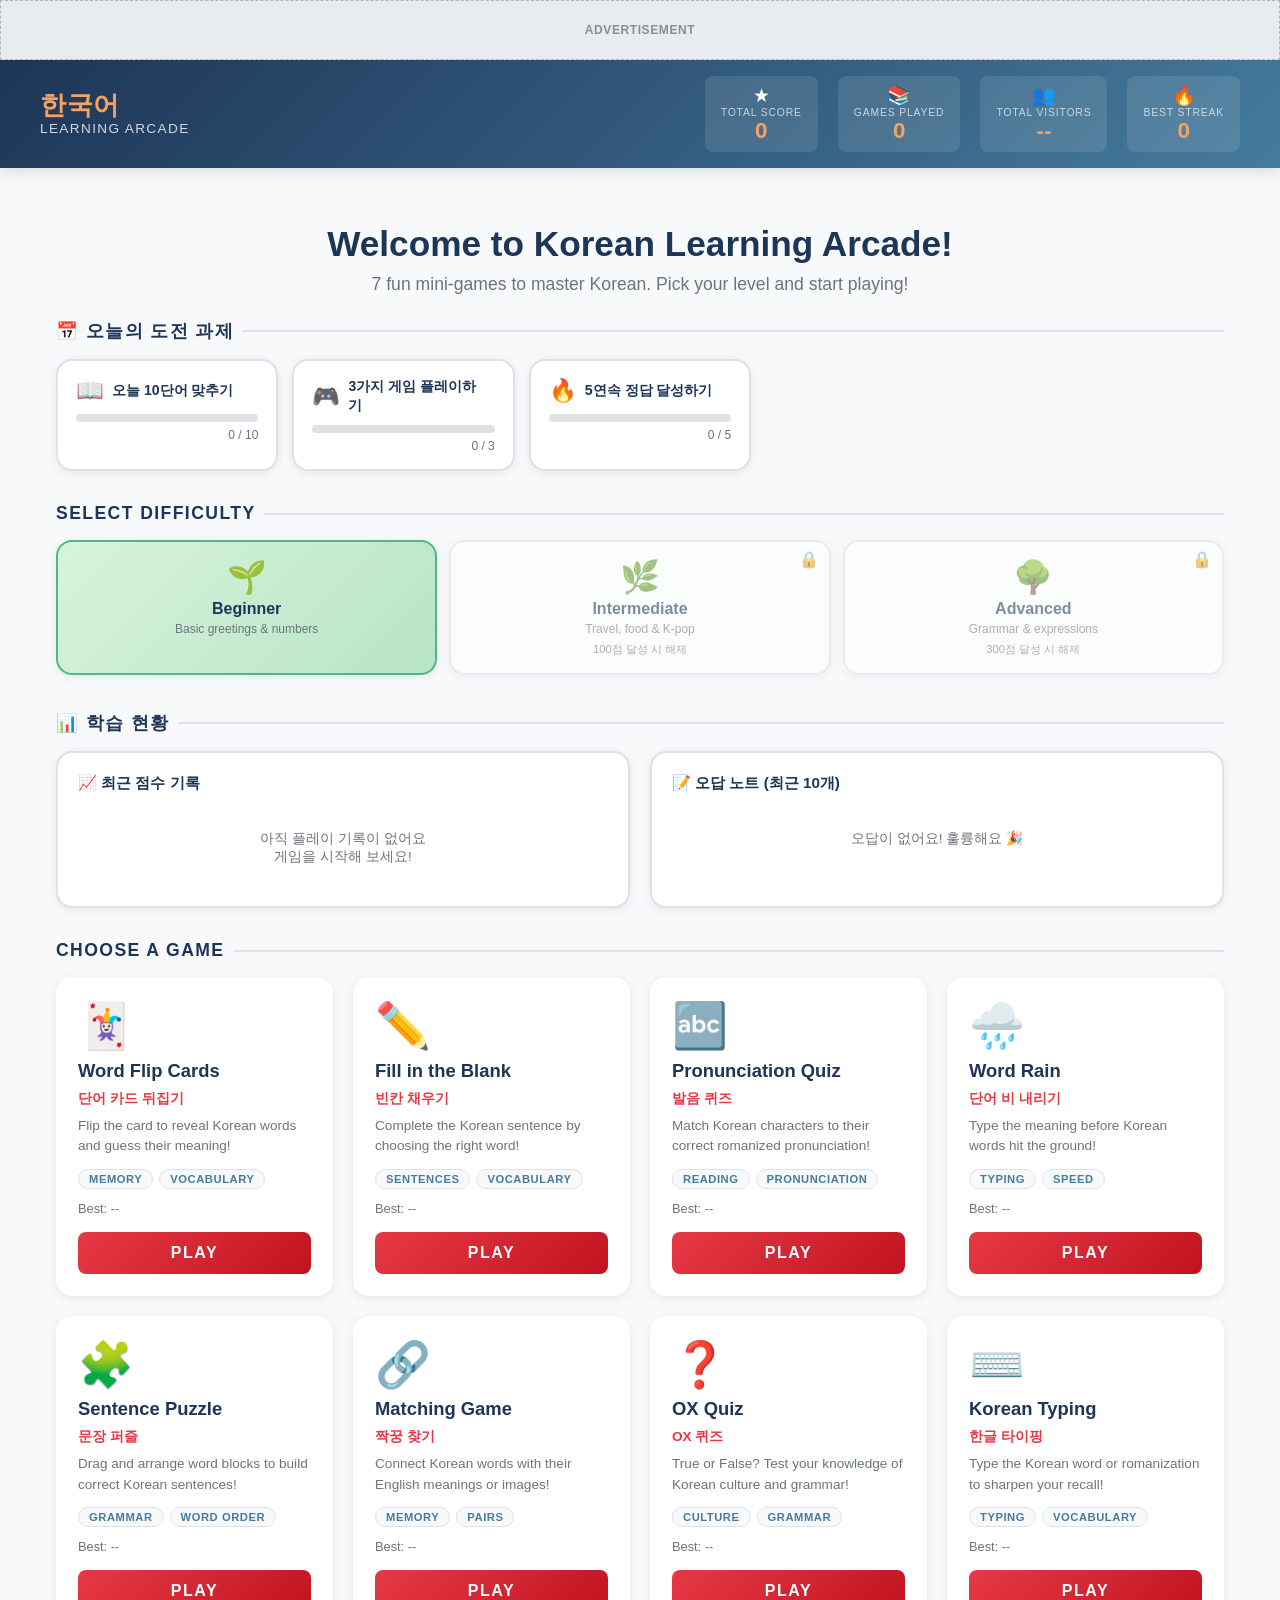
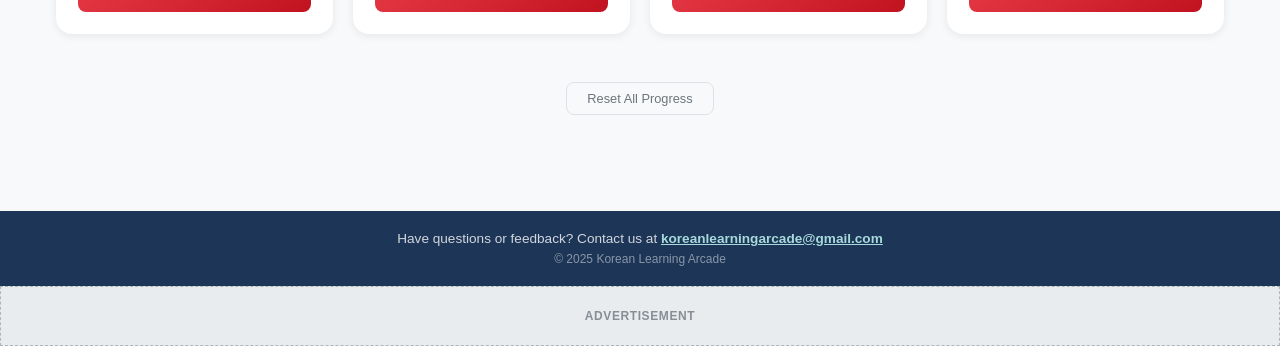
<file: index.html>
<!DOCTYPE html>
<html lang="en">
<head>
  <meta charset="UTF-8" />
  <meta name="viewport" content="width=device-width, initial-scale=1.0" />
  <title>Korean Learning Arcade | 한국어 오락실</title>
  <!-- Google Analytics -->
  <script async src="https://www.googletagmanager.com/gtag/js?id=G-NGWW5GGHL0"></script>
  <script>
    window.dataLayer = window.dataLayer || [];
    function gtag(){dataLayer.push(arguments);}
    gtag('js', new Date());
    gtag('config', 'G-NGWW5GGHL0');
  </script>
  <link rel="stylesheet" href="style.css" />
  <link rel="manifest" href="manifest.json" />
  <meta name="theme-color" content="#1d3557" />
  <meta name="apple-mobile-web-app-capable" content="yes" />
  <meta name="apple-mobile-web-app-status-bar-style" content="black-translucent" />
  <meta name="apple-mobile-web-app-title" content="한국어 게임" />
</head>
<body>

  <!-- ===== 앱 설치 배너 (스마트폰에서만 표시) ===== -->
  <div id="install-banner" style="display:none;background:linear-gradient(135deg,#1d3557,#457b9d);color:white;padding:12px 16px;text-align:center;font-size:0.9rem;gap:10px;align-items:center;justify-content:center;flex-wrap:wrap;">
    <span>📱 홈 화면에 추가해서 앱처럼 사용하세요!</span>
    <button id="install-btn" style="background:white;color:#1d3557;border:none;border-radius:20px;padding:6px 16px;font-weight:700;cursor:pointer;font-size:0.85rem;">설치하기</button>
    <button id="install-close" style="background:transparent;color:rgba(255,255,255,0.7);border:none;cursor:pointer;font-size:1.1rem;padding:0 4px;">✕</button>
  </div>

  <!-- ===== 광고 공간: 상단 배너 ===== -->
  <div class="ad-banner ad-top">
    <span class="ad-label">Advertisement</span>
    <!-- 나중에 여기에 Google AdSense 코드를 붙여넣으세요 -->
  </div>

  <!-- ===== 헤더 ===== -->
  <header class="site-header">
    <div class="header-inner">
      <div class="logo">
        <span class="logo-kr">한국어</span>
        <span class="logo-en">Learning Arcade</span>
      </div>
      <div class="score-board">
        <div class="score-item">
          <span class="score-icon">★</span>
          <span class="score-label">Total Score</span>
          <span class="score-value" id="total-score">0</span>
        </div>
        <div class="score-item">
          <span class="score-icon">📚</span>
          <span class="score-label">Games Played</span>
          <span class="score-value" id="games-played">0</span>
        </div>
        <div class="score-item">
          <span class="score-icon">👥</span>
          <span class="score-label">Total Visitors</span>
          <span class="score-value" id="visitor-count">...</span>
        </div>
        <div class="score-item streak-item">
          <span class="score-icon">🔥</span>
          <span class="score-label">Best Streak</span>
          <span class="score-value" id="best-streak">0</span>
        </div>
      </div>
    </div>
  </header>

  <!-- ===== 메인 콘텐츠 ===== -->
  <main class="main-content">

    <!-- 환영 메시지 -->
    <section class="welcome-section">
      <h1 class="welcome-title">Welcome to Korean Learning Arcade!</h1>
      <p class="welcome-sub">7 fun mini-games to master Korean. Pick your level and start playing!</p>
    </section>

    <!-- 일일 도전 과제 -->
    <section class="daily-section">
      <h2 class="section-title">📅 오늘의 도전 과제</h2>
      <div class="daily-challenges" id="daily-challenges">
        <!-- JS에서 렌더링 -->
      </div>
    </section>

    <!-- 난이도 선택 -->
    <section class="difficulty-section">
      <h2 class="section-title">Select Difficulty</h2>
      <div class="difficulty-buttons">
        <button class="diff-btn active" data-level="beginner">
          <span class="diff-icon">🌱</span>
          <span class="diff-name">Beginner</span>
          <span class="diff-desc">Basic greetings & numbers</span>
        </button>
        <button class="diff-btn" data-level="intermediate">
          <span class="diff-icon">🌿</span>
          <span class="diff-name">Intermediate</span>
          <span class="diff-desc">Travel, food & K-pop</span>
        </button>
        <button class="diff-btn" data-level="advanced">
          <span class="diff-icon">🌳</span>
          <span class="diff-name">Advanced</span>
          <span class="diff-desc">Grammar & expressions</span>
        </button>
      </div>
    </section>

    <!-- 진행 그래프 + 오답 노트 -->
    <section class="stats-section">
      <h2 class="section-title">📊 학습 현황</h2>
      <div class="stats-grid">
        <div class="stat-panel">
          <div class="stat-panel-title">📈 최근 점수 기록</div>
          <div id="score-graph"><!-- JS에서 렌더링 --></div>
        </div>
        <div class="stat-panel">
          <div class="stat-panel-title">📝 오답 노트 (최근 10개)</div>
          <div id="wrong-answers-list"><!-- JS에서 렌더링 --></div>
        </div>
      </div>
    </section>

    <!-- 게임 선택 카드들 -->
    <section class="games-section">
      <h2 class="section-title">Choose a Game</h2>
      <div class="games-grid">

        <!-- 게임 1: 단어 카드 뒤집기 -->
        <div class="game-card" data-game="word-cards">
          <div class="game-card-inner">
            <div class="game-emoji">🃏</div>
            <h3 class="game-name">Word Flip Cards</h3>
            <p class="game-name-kr">단어 카드 뒤집기</p>
            <p class="game-desc">Flip the card to reveal Korean words and guess their meaning!</p>
            <div class="game-meta">
              <span class="game-tag">Memory</span>
              <span class="game-tag">Vocabulary</span>
            </div>
            <div class="game-best">Best: <span class="best-score" id="best-word-cards">--</span></div>
            <button class="play-btn" onclick="startGame('word-cards')">PLAY</button>
          </div>
        </div>

        <!-- 게임 2: 빈칸 채우기 -->
        <div class="game-card" data-game="fill-blank">
          <div class="game-card-inner">
            <div class="game-emoji">✏️</div>
            <h3 class="game-name">Fill in the Blank</h3>
            <p class="game-name-kr">빈칸 채우기</p>
            <p class="game-desc">Complete the Korean sentence by choosing the right word!</p>
            <div class="game-meta">
              <span class="game-tag">Sentences</span>
              <span class="game-tag">Vocabulary</span>
            </div>
            <div class="game-best">Best: <span class="best-score" id="best-fill-blank">--</span></div>
            <button class="play-btn" onclick="startGame('fill-blank')">PLAY</button>
          </div>
        </div>

        <!-- 게임 3: 발음 퀴즈 -->
        <div class="game-card" data-game="pronunciation">
          <div class="game-card-inner">
            <div class="game-emoji">🔤</div>
            <h3 class="game-name">Pronunciation Quiz</h3>
            <p class="game-name-kr">발음 퀴즈</p>
            <p class="game-desc">Match Korean characters to their correct romanized pronunciation!</p>
            <div class="game-meta">
              <span class="game-tag">Reading</span>
              <span class="game-tag">Pronunciation</span>
            </div>
            <div class="game-best">Best: <span class="best-score" id="best-pronunciation">--</span></div>
            <button class="play-btn" onclick="startGame('pronunciation')">PLAY</button>
          </div>
        </div>

        <!-- 게임 4: 단어 비 내리기 -->
        <div class="game-card" data-game="word-rain">
          <div class="game-card-inner">
            <div class="game-emoji">🌧️</div>
            <h3 class="game-name">Word Rain</h3>
            <p class="game-name-kr">단어 비 내리기</p>
            <p class="game-desc">Type the meaning before Korean words hit the ground!</p>
            <div class="game-meta">
              <span class="game-tag">Typing</span>
              <span class="game-tag">Speed</span>
            </div>
            <div class="game-best">Best: <span class="best-score" id="best-word-rain">--</span></div>
            <button class="play-btn" onclick="startGame('word-rain')">PLAY</button>
          </div>
        </div>

        <!-- 게임 5: 문장 퍼즐 -->
        <div class="game-card" data-game="sentence-puzzle">
          <div class="game-card-inner">
            <div class="game-emoji">🧩</div>
            <h3 class="game-name">Sentence Puzzle</h3>
            <p class="game-name-kr">문장 퍼즐</p>
            <p class="game-desc">Drag and arrange word blocks to build correct Korean sentences!</p>
            <div class="game-meta">
              <span class="game-tag">Grammar</span>
              <span class="game-tag">Word Order</span>
            </div>
            <div class="game-best">Best: <span class="best-score" id="best-sentence-puzzle">--</span></div>
            <button class="play-btn" onclick="startGame('sentence-puzzle')">PLAY</button>
          </div>
        </div>

        <!-- 게임 6: 짝꿍 찾기 -->
        <div class="game-card" data-game="matching">
          <div class="game-card-inner">
            <div class="game-emoji">🔗</div>
            <h3 class="game-name">Matching Game</h3>
            <p class="game-name-kr">짝꿍 찾기</p>
            <p class="game-desc">Connect Korean words with their English meanings or images!</p>
            <div class="game-meta">
              <span class="game-tag">Memory</span>
              <span class="game-tag">Pairs</span>
            </div>
            <div class="game-best">Best: <span class="best-score" id="best-matching">--</span></div>
            <button class="play-btn" onclick="startGame('matching')">PLAY</button>
          </div>
        </div>

        <!-- 게임 7: OX 퀴즈 -->
        <div class="game-card" data-game="ox-quiz">
          <div class="game-card-inner">
            <div class="game-emoji">❓</div>
            <h3 class="game-name">OX Quiz</h3>
            <p class="game-name-kr">OX 퀴즈</p>
            <p class="game-desc">True or False? Test your knowledge of Korean culture and grammar!</p>
            <div class="game-meta">
              <span class="game-tag">Culture</span>
              <span class="game-tag">Grammar</span>
            </div>
            <div class="game-best">Best: <span class="best-score" id="best-ox-quiz">--</span></div>
            <button class="play-btn" onclick="startGame('ox-quiz')">PLAY</button>
          </div>
        </div>

        <!-- 게임 8: 한글 타이핑 -->
        <div class="game-card" data-game="korean-typing">
          <div class="game-card-inner">
            <div class="game-emoji">⌨️</div>
            <h3 class="game-name">Korean Typing</h3>
            <p class="game-name-kr">한글 타이핑</p>
            <p class="game-desc">Type the Korean word or romanization to sharpen your recall!</p>
            <div class="game-meta">
              <span class="game-tag">Typing</span>
              <span class="game-tag">Vocabulary</span>
            </div>
            <div class="game-best">Best: <span class="best-score" id="best-korean-typing">--</span></div>
            <button class="play-btn" onclick="startGame('korean-typing')">PLAY</button>
          </div>
        </div>

      </div>
    </section>

    <!-- 진행상황 리셋 버튼 -->
    <section class="reset-section">
      <button class="reset-btn" onclick="confirmReset()">Reset All Progress</button>
    </section>

  </main>

  <!-- ===== 푸터 ===== -->
  <footer style="background:#1d3557;color:rgba(255,255,255,0.8);text-align:center;padding:20px 16px;font-size:0.85rem;margin-top:40px;">
    <p>Have questions or feedback? Contact us at
      <a href="mailto:koreanlearningarcade@gmail.com" style="color:#a8dadc;font-weight:600;">koreanlearningarcade@gmail.com</a>
    </p>
    <p style="margin-top:6px;font-size:0.75rem;opacity:0.6;">© 2025 Korean Learning Arcade</p>
  </footer>

  <!-- ===== 게임 화면 (처음에는 숨겨져 있음) ===== -->
  <div class="game-screen" id="game-screen" style="display:none;">
    <div class="game-screen-header">
      <button class="back-btn" onclick="goHome()">← Back to Home</button>
      <div class="current-level-badge" id="current-level-badge">Beginner</div>
    </div>
    <div class="game-container" id="game-container">
      <!-- 각 게임 내용이 여기에 동적으로 들어옵니다 -->
    </div>
  </div>

  <!-- ===== 광고 공간: 하단 배너 ===== -->
  <div class="ad-banner ad-bottom">
    <span class="ad-label">Advertisement</span>
    <!-- 나중에 여기에 Google AdSense 코드를 붙여넣으세요 -->
  </div>

  <!-- ===== 스크립트 ===== -->
  <script src="utils.js"></script>
  <script src="storage.js"></script>
  <script src="data.js"></script>
  <script src="games/word-cards.js"></script>
  <script src="games/fill-blank.js"></script>
  <script src="games/pronunciation.js"></script>
  <script src="games/word-rain.js"></script>
  <script src="games/sentence-puzzle.js"></script>
  <script src="games/matching.js"></script>
  <script src="games/ox-quiz.js"></script>
  <script src="games/korean-typing.js"></script>
  <script src="main.js"></script>
  <script>
    if ('serviceWorker' in navigator) {
      navigator.serviceWorker.register('/korean-game/sw.js');
    }

    // 앱 설치 배너 처리
    let deferredPrompt;
    const banner = document.getElementById('install-banner');
    const installBtn = document.getElementById('install-btn');
    const closeBtn = document.getElementById('install-close');

    window.addEventListener('beforeinstallprompt', e => {
      e.preventDefault();
      deferredPrompt = e;
      banner.style.display = 'flex';
    });

    installBtn.addEventListener('click', async () => {
      banner.style.display = 'none';
      deferredPrompt.prompt();
      await deferredPrompt.userChoice;
      deferredPrompt = null;
    });

    closeBtn.addEventListener('click', () => {
      banner.style.display = 'none';
    });

    // 이미 설치된 경우 배너 숨기기
    window.addEventListener('appinstalled', () => {
      banner.style.display = 'none';
    });
  </script>
</body>
</html>
</file>
<file: style.css>
/* =============================================
   한국어 오락실 - 전체 스타일
   Korean Learning Arcade - Main Stylesheet
   ============================================= */

/* ----- 기본 리셋 & 전체 설정 ----- */
*, *::before, *::after {
  box-sizing: border-box;
  margin: 0;
  padding: 0;
}

:root {
  --color-primary: #e63946;      /* 한국 빨강 */
  --color-secondary: #457b9d;    /* 차분한 파랑 */
  --color-accent: #f4a261;       /* 따뜻한 주황 */
  --color-bg: #f8f9fa;           /* 밝은 회색 배경 */
  --color-card: #ffffff;         /* 카드 흰색 */
  --color-text: #1d3557;         /* 진한 네이비 */
  --color-text-light: #6c757d;   /* 옅은 텍스트 */
  --color-border: #dee2e6;       /* 테두리 색 */
  --color-beginner: #52b788;     /* 초급 초록 */
  --color-intermediate: #457b9d; /* 중급 파랑 */
  --color-advanced: #e63946;     /* 고급 빨강 */
  --shadow-sm: 0 2px 8px rgba(0,0,0,0.08);
  --shadow-md: 0 4px 16px rgba(0,0,0,0.12);
  --shadow-lg: 0 8px 32px rgba(0,0,0,0.16);
  --radius-sm: 8px;
  --radius-md: 16px;
  --radius-lg: 24px;
  --font-main: 'Segoe UI', 'Apple SD Gothic Neo', sans-serif;
}

body {
  font-family: var(--font-main);
  background-color: var(--color-bg);
  color: var(--color-text);
  min-height: 100vh;
  display: flex;
  flex-direction: column;
}

/* ----- 광고 배너 ----- */
.ad-banner {
  width: 100%;
  background: #e9ecef;
  border: 1px dashed #adb5bd;
  display: flex;
  align-items: center;
  justify-content: center;
  color: #868e96;
  font-size: 0.75rem;
  letter-spacing: 0.05em;
  position: relative;
}

.ad-top {
  min-height: 60px;
}

.ad-bottom {
  min-height: 60px;
  margin-top: auto;
}

.ad-label {
  text-transform: uppercase;
  font-weight: 600;
}

/* ----- 헤더 ----- */
.site-header {
  background: linear-gradient(135deg, #1d3557 0%, #457b9d 100%);
  color: white;
  padding: 16px 24px;
  box-shadow: var(--shadow-md);
}

.header-inner {
  max-width: 1200px;
  margin: 0 auto;
  display: flex;
  align-items: center;
  justify-content: space-between;
  flex-wrap: wrap;
  gap: 12px;
}

.logo {
  display: flex;
  flex-direction: column;
  line-height: 1.2;
}

.logo-kr {
  font-size: 1.6rem;
  font-weight: 800;
  color: #f4a261;
  letter-spacing: 0.02em;
}

.logo-en {
  font-size: 0.85rem;
  color: rgba(255,255,255,0.8);
  letter-spacing: 0.1em;
  text-transform: uppercase;
}

.score-board {
  display: flex;
  gap: 20px;
}

.score-item {
  display: flex;
  flex-direction: column;
  align-items: center;
  background: rgba(255,255,255,0.1);
  border-radius: var(--radius-sm);
  padding: 8px 16px;
  min-width: 80px;
}

.score-icon {
  font-size: 1.2rem;
}

.score-label {
  font-size: 0.65rem;
  text-transform: uppercase;
  letter-spacing: 0.08em;
  color: rgba(255,255,255,0.7);
}

.score-value {
  font-size: 1.4rem;
  font-weight: 700;
  color: #f4a261;
}

/* ----- 메인 콘텐츠 영역 ----- */
.main-content {
  max-width: 1200px;
  margin: 0 auto;
  padding: 24px 16px 40px;
  width: 100%;
}

/* ----- 환영 섹션 ----- */
.welcome-section {
  text-align: center;
  padding: 32px 16px 24px;
}

.welcome-title {
  font-size: clamp(1.4rem, 4vw, 2.2rem);
  font-weight: 800;
  color: var(--color-text);
  margin-bottom: 10px;
}

.welcome-sub {
  font-size: clamp(0.9rem, 2.5vw, 1.1rem);
  color: var(--color-text-light);
}

/* ----- 섹션 공통 제목 ----- */
.section-title {
  font-size: 1.1rem;
  font-weight: 700;
  color: var(--color-text);
  text-transform: uppercase;
  letter-spacing: 0.08em;
  margin-bottom: 16px;
  display: flex;
  align-items: center;
  gap: 8px;
}

.section-title::after {
  content: '';
  flex: 1;
  height: 2px;
  background: var(--color-border);
  border-radius: 2px;
}

/* ----- 난이도 선택 ----- */
.difficulty-section {
  margin-bottom: 36px;
}

.difficulty-buttons {
  display: flex;
  gap: 12px;
  flex-wrap: wrap;
}

.diff-btn {
  flex: 1;
  min-width: 140px;
  border: 2px solid var(--color-border);
  background: var(--color-card);
  border-radius: var(--radius-md);
  padding: 16px 12px;
  cursor: pointer;
  display: flex;
  flex-direction: column;
  align-items: center;
  gap: 4px;
  transition: all 0.2s ease;
  box-shadow: var(--shadow-sm);
}

.diff-btn:hover {
  transform: translateY(-2px);
  box-shadow: var(--shadow-md);
}

.diff-btn.active[data-level="beginner"] {
  border-color: var(--color-beginner);
  background: linear-gradient(135deg, #d8f3dc, #b7e4c7);
}

.diff-btn.active[data-level="intermediate"] {
  border-color: var(--color-intermediate);
  background: linear-gradient(135deg, #cce5f0, #a8d5e8);
}

.diff-btn.active[data-level="advanced"] {
  border-color: var(--color-advanced);
  background: linear-gradient(135deg, #ffd6d9, #ffb3ba);
}

.diff-icon {
  font-size: 2rem;
}

.diff-name {
  font-size: 1rem;
  font-weight: 700;
  color: var(--color-text);
}

.diff-desc {
  font-size: 0.75rem;
  color: var(--color-text-light);
  text-align: center;
}

/* ----- 게임 카드 그리드 ----- */
.games-section {
  margin-bottom: 32px;
}

.games-grid {
  display: grid;
  grid-template-columns: repeat(auto-fill, minmax(260px, 1fr));
  gap: 20px;
}

.game-card {
  background: var(--color-card);
  border-radius: var(--radius-md);
  box-shadow: var(--shadow-sm);
  border: 2px solid transparent;
  transition: all 0.25s ease;
  cursor: pointer;
  overflow: hidden;
}

.game-card:hover {
  transform: translateY(-4px);
  box-shadow: var(--shadow-lg);
  border-color: var(--color-primary);
}

.game-card-inner {
  padding: 24px 20px 20px;
  display: flex;
  flex-direction: column;
  gap: 8px;
  height: 100%;
}

.game-emoji {
  font-size: 2.8rem;
  line-height: 1;
}

.game-name {
  font-size: 1.15rem;
  font-weight: 700;
  color: var(--color-text);
  margin-top: 4px;
}

.game-name-kr {
  font-size: 0.85rem;
  color: var(--color-primary);
  font-weight: 600;
}

.game-desc {
  font-size: 0.85rem;
  color: var(--color-text-light);
  line-height: 1.5;
  flex: 1;
}

.game-meta {
  display: flex;
  gap: 6px;
  flex-wrap: wrap;
  margin-top: 4px;
}

.game-tag {
  background: var(--color-bg);
  color: var(--color-secondary);
  font-size: 0.7rem;
  font-weight: 600;
  padding: 3px 10px;
  border-radius: 999px;
  border: 1px solid var(--color-border);
  text-transform: uppercase;
  letter-spacing: 0.05em;
}

.game-best {
  font-size: 0.8rem;
  color: var(--color-text-light);
  margin-top: 4px;
}

.play-btn {
  width: 100%;
  padding: 12px;
  background: linear-gradient(135deg, var(--color-primary), #c1121f);
  color: white;
  border: none;
  border-radius: var(--radius-sm);
  font-size: 1rem;
  font-weight: 700;
  cursor: pointer;
  letter-spacing: 0.1em;
  margin-top: 8px;
  transition: all 0.2s ease;
}

.play-btn:hover {
  background: linear-gradient(135deg, #c1121f, #a4000e);
  transform: scale(1.02);
}

.play-btn:active {
  transform: scale(0.98);
}

/* ----- 리셋 버튼 ----- */
.reset-section {
  text-align: center;
  padding: 16px 0;
}

.reset-btn {
  background: none;
  border: 1px solid var(--color-border);
  color: var(--color-text-light);
  padding: 8px 20px;
  border-radius: var(--radius-sm);
  font-size: 0.8rem;
  cursor: pointer;
  transition: all 0.2s ease;
}

.reset-btn:hover {
  border-color: var(--color-primary);
  color: var(--color-primary);
}

/* ----- 게임 화면 (게임 플레이 중) ----- */
.game-screen {
  position: fixed;
  top: 0;
  left: 0;
  width: 100%;
  height: 100%;
  background: var(--color-bg);
  z-index: 100;
  overflow-y: auto;
  display: flex;
  flex-direction: column;
}

.game-screen-header {
  background: white;
  padding: 12px 20px;
  display: flex;
  align-items: center;
  justify-content: space-between;
  box-shadow: var(--shadow-sm);
  position: sticky;
  top: 0;
  z-index: 101;
}

.back-btn {
  background: none;
  border: 1px solid var(--color-border);
  padding: 8px 16px;
  border-radius: var(--radius-sm);
  font-size: 0.9rem;
  cursor: pointer;
  color: var(--color-text);
  transition: all 0.2s ease;
  font-weight: 600;
}

.back-btn:hover {
  background: var(--color-bg);
  border-color: var(--color-primary);
  color: var(--color-primary);
}

.current-level-badge {
  padding: 6px 16px;
  border-radius: 999px;
  font-size: 0.8rem;
  font-weight: 700;
  text-transform: uppercase;
  letter-spacing: 0.08em;
  background: var(--color-beginner);
  color: white;
}

.current-level-badge.intermediate {
  background: var(--color-intermediate);
}

.current-level-badge.advanced {
  background: var(--color-advanced);
}

.game-container {
  flex: 1;
  max-width: 900px;
  margin: 0 auto;
  width: 100%;
  padding: 24px 16px;
}

/* ----- 공통 게임 UI 요소 ----- */
.game-title {
  text-align: center;
  font-size: 1.6rem;
  font-weight: 800;
  color: var(--color-text);
  margin-bottom: 6px;
}

.game-score-bar {
  display: flex;
  justify-content: space-around;
  background: white;
  border-radius: var(--radius-md);
  padding: 12px 20px;
  margin-bottom: 24px;
  box-shadow: var(--shadow-sm);
  flex-wrap: wrap;
  gap: 12px;
}

.game-score-bar .stat {
  display: flex;
  flex-direction: column;
  align-items: center;
  gap: 2px;
}

.game-score-bar .stat-label {
  font-size: 0.7rem;
  text-transform: uppercase;
  letter-spacing: 0.08em;
  color: var(--color-text-light);
}

.game-score-bar .stat-value {
  font-size: 1.4rem;
  font-weight: 800;
  color: var(--color-primary);
}

/* 선택지 버튼 (객관식) */
.choices-grid {
  display: grid;
  grid-template-columns: 1fr 1fr;
  gap: 12px;
  margin-top: 20px;
}

.choice-btn {
  padding: 16px 12px;
  background: white;
  border: 2px solid var(--color-border);
  border-radius: var(--radius-sm);
  font-size: 1rem;
  cursor: pointer;
  transition: all 0.2s ease;
  text-align: center;
  font-weight: 500;
  color: var(--color-text);
}

.choice-btn:hover {
  border-color: var(--color-secondary);
  background: #f0f7ff;
  transform: translateY(-1px);
}

.choice-btn.correct {
  border-color: #52b788;
  background: #d8f3dc;
  color: #1b4332;
}

.choice-btn.wrong {
  border-color: var(--color-primary);
  background: #ffd6d9;
  color: #6b0011;
}

/* 결과 화면 */
.result-screen {
  text-align: center;
  padding: 40px 20px;
}

.result-emoji {
  font-size: 4rem;
  margin-bottom: 16px;
}

.result-title {
  font-size: 2rem;
  font-weight: 800;
  margin-bottom: 8px;
}

.result-score {
  font-size: 3rem;
  font-weight: 900;
  color: var(--color-primary);
  margin: 16px 0;
}

.result-buttons {
  display: flex;
  gap: 12px;
  justify-content: center;
  margin-top: 24px;
  flex-wrap: wrap;
}

.btn-primary {
  padding: 14px 32px;
  background: var(--color-primary);
  color: white;
  border: none;
  border-radius: var(--radius-sm);
  font-size: 1rem;
  font-weight: 700;
  cursor: pointer;
  transition: all 0.2s ease;
}

.btn-primary:hover {
  background: #c1121f;
  transform: translateY(-1px);
}

.btn-secondary {
  padding: 14px 32px;
  background: white;
  color: var(--color-text);
  border: 2px solid var(--color-border);
  border-radius: var(--radius-sm);
  font-size: 1rem;
  font-weight: 700;
  cursor: pointer;
  transition: all 0.2s ease;
}

.btn-secondary:hover {
  border-color: var(--color-secondary);
  transform: translateY(-1px);
}

/* ----- 반응형: 태블릿 ----- */
@media (max-width: 768px) {
  .header-inner {
    flex-direction: column;
    text-align: center;
  }

  .score-board {
    justify-content: center;
  }

  .games-grid {
    grid-template-columns: repeat(auto-fill, minmax(200px, 1fr));
    gap: 14px;
  }

  .difficulty-buttons {
    flex-direction: column;
  }

  .diff-btn {
    flex-direction: row;
    text-align: left;
    min-width: unset;
    padding: 12px 16px;
  }

  .diff-icon {
    font-size: 1.5rem;
  }

  .diff-desc {
    text-align: left;
  }
}

/* ----- 반응형: 스마트폰 ----- */
@media (max-width: 480px) {
  .main-content {
    padding: 16px 12px 32px;
  }

  .games-grid {
    grid-template-columns: 1fr 1fr;
    gap: 10px;
  }

  .game-card-inner {
    padding: 16px 14px 14px;
  }

  .game-emoji {
    font-size: 2rem;
  }

  .game-name {
    font-size: 0.95rem;
  }

  .game-desc {
    display: none; /* 작은 화면에서 설명 숨김 */
  }

  .choices-grid {
    grid-template-columns: 1fr;
  }

  .welcome-section {
    padding: 20px 8px 16px;
  }
}

/* ----- 애니메이션 ----- */
@keyframes fadeIn {
  from { opacity: 0; transform: translateY(10px); }
  to   { opacity: 1; transform: translateY(0); }
}

@keyframes shake {
  0%, 100% { transform: translateX(0); }
  20%       { transform: translateX(-8px); }
  40%       { transform: translateX(8px); }
  60%       { transform: translateX(-4px); }
  80%       { transform: translateX(4px); }
}

@keyframes pop {
  0%   { transform: scale(1); }
  50%  { transform: scale(1.1); }
  100% { transform: scale(1); }
}

.fade-in   { animation: fadeIn 0.35s ease; }
.shake     { animation: shake 0.4s ease; }
.pop       { animation: pop 0.3s ease; }

/* ===== 레벨 잠금 ===== */
.diff-btn.locked {
  opacity: 0.55;
  cursor: not-allowed;
  position: relative;
}
.diff-btn.locked::after {
  content: '🔒';
  position: absolute;
  top: 8px;
  right: 10px;
  font-size: 1rem;
}
.level-unlock-hint {
  font-size: 0.7rem;
  color: var(--color-text-light);
  margin-top: 2px;
}

/* ===== 헤더 스트릭 ===== */
.score-item.streak-item .score-value {
  color: #f4a261;
}

/* ===== 일일 도전 과제 섹션 ===== */
.daily-section {
  margin-bottom: 32px;
}

.daily-challenges {
  display: grid;
  grid-template-columns: repeat(auto-fill, minmax(220px, 1fr));
  gap: 14px;
}

.challenge-card {
  background: var(--color-card);
  border-radius: var(--radius-md);
  padding: 16px 18px;
  box-shadow: var(--shadow-sm);
  border: 2px solid var(--color-border);
  transition: border-color 0.2s;
}

.challenge-card.done {
  border-color: #52b788;
  background: linear-gradient(135deg, #d8f3dc, #f8fff9);
}

.challenge-header {
  display: flex;
  align-items: center;
  gap: 8px;
  margin-bottom: 10px;
}

.challenge-icon {
  font-size: 1.4rem;
}

.challenge-label {
  font-size: 0.88rem;
  font-weight: 600;
  color: var(--color-text);
  flex: 1;
}

.challenge-check {
  font-size: 1.1rem;
}

.challenge-progress-bar {
  height: 8px;
  background: var(--color-border);
  border-radius: 99px;
  overflow: hidden;
  margin-bottom: 6px;
}

.challenge-progress-fill {
  height: 100%;
  background: linear-gradient(90deg, #52b788, #40916c);
  border-radius: 99px;
  transition: width 0.4s ease;
}

.challenge-progress-fill.done {
  background: linear-gradient(90deg, #52b788, #1b4332);
}

.challenge-count {
  font-size: 0.75rem;
  color: var(--color-text-light);
  text-align: right;
}

/* ===== 진행 그래프 + 오답 노트 ===== */
.stats-section {
  margin-bottom: 32px;
}

.stats-grid {
  display: grid;
  grid-template-columns: 1fr 1fr;
  gap: 20px;
}

@media (max-width: 640px) {
  .stats-grid {
    grid-template-columns: 1fr;
  }
}

.stat-panel {
  background: var(--color-card);
  border-radius: var(--radius-md);
  padding: 20px;
  box-shadow: var(--shadow-sm);
  border: 2px solid var(--color-border);
}

.stat-panel-title {
  font-size: 0.95rem;
  font-weight: 700;
  color: var(--color-text);
  margin-bottom: 16px;
  display: flex;
  align-items: center;
  gap: 6px;
}

/* 점수 그래프 */
.score-graph {
  display: flex;
  align-items: flex-end;
  gap: 6px;
  height: 100px;
  padding-bottom: 4px;
}

.score-bar-wrap {
  display: flex;
  flex-direction: column;
  align-items: center;
  gap: 3px;
  flex: 1;
}

.score-bar {
  width: 100%;
  border-radius: 4px 4px 0 0;
  min-height: 4px;
  transition: height 0.4s ease;
  cursor: default;
  position: relative;
}

.score-bar:hover::after {
  content: attr(data-label);
  position: absolute;
  bottom: 100%;
  left: 50%;
  transform: translateX(-50%);
  background: #1d3557;
  color: white;
  font-size: 0.7rem;
  padding: 3px 7px;
  border-radius: 4px;
  white-space: nowrap;
  margin-bottom: 4px;
}

.score-bar-label {
  font-size: 0.6rem;
  color: var(--color-text-light);
  text-align: center;
  white-space: nowrap;
  overflow: hidden;
  text-overflow: ellipsis;
  max-width: 100%;
}

.graph-empty {
  color: var(--color-text-light);
  font-size: 0.85rem;
  text-align: center;
  width: 100%;
  padding: 20px 0;
}

/* 오답 노트 */
.wrong-list {
  display: flex;
  flex-direction: column;
  gap: 8px;
  max-height: 200px;
  overflow-y: auto;
}

.wrong-item {
  display: flex;
  justify-content: space-between;
  align-items: center;
  padding: 8px 12px;
  background: #fff5f5;
  border: 1px solid #ffd6d9;
  border-radius: var(--radius-sm);
  font-size: 0.85rem;
  gap: 8px;
}

.wrong-item-primary {
  font-weight: 700;
  color: var(--color-text);
}

.wrong-item-secondary {
  color: var(--color-text-light);
  font-size: 0.8rem;
}

.wrong-item-badge {
  background: #e63946;
  color: white;
  font-size: 0.65rem;
  font-weight: 700;
  padding: 2px 6px;
  border-radius: 99px;
  white-space: nowrap;
}

.wrong-empty {
  color: var(--color-text-light);
  font-size: 0.85rem;
  text-align: center;
  padding: 20px 0;
}

/* ===== 힌트 영역 (score bar 아래 독립 배치) ===== */
.hint-area {
  display: flex;
  align-items: center;
  gap: 10px;
  margin-bottom: 12px;
  flex-wrap: wrap;
}

/* ===== 게임 내 힌트 버튼 ===== */
.hint-btn {
  padding: 6px 14px;
  background: linear-gradient(135deg, #ffd166, #f4a261);
  color: white;
  border: none;
  border-radius: 20px;
  font-size: 0.8rem;
  font-weight: 700;
  cursor: pointer;
  transition: all 0.2s;
  white-space: nowrap;
}

.hint-btn:hover {
  transform: scale(1.05);
  box-shadow: 0 2px 8px rgba(244,162,97,0.4);
}

.hint-btn:disabled {
  opacity: 0.45;
  cursor: not-allowed;
  transform: none;
}

.hint-box {
  background: linear-gradient(135deg, #fff9eb, #ffefc0);
  border: 2px solid #ffd166;
  border-radius: var(--radius-sm);
  padding: 10px 14px;
  font-size: 0.88rem;
  color: #7b5800;
  font-weight: 600;
  margin-top: 10px;
  text-align: center;
  animation: fadeIn 0.3s ease;
}

/* ===== 게임 내 스트릭 표시 ===== */
.streak-stat .stat-value {
  color: #f4a261;
}
</file>
